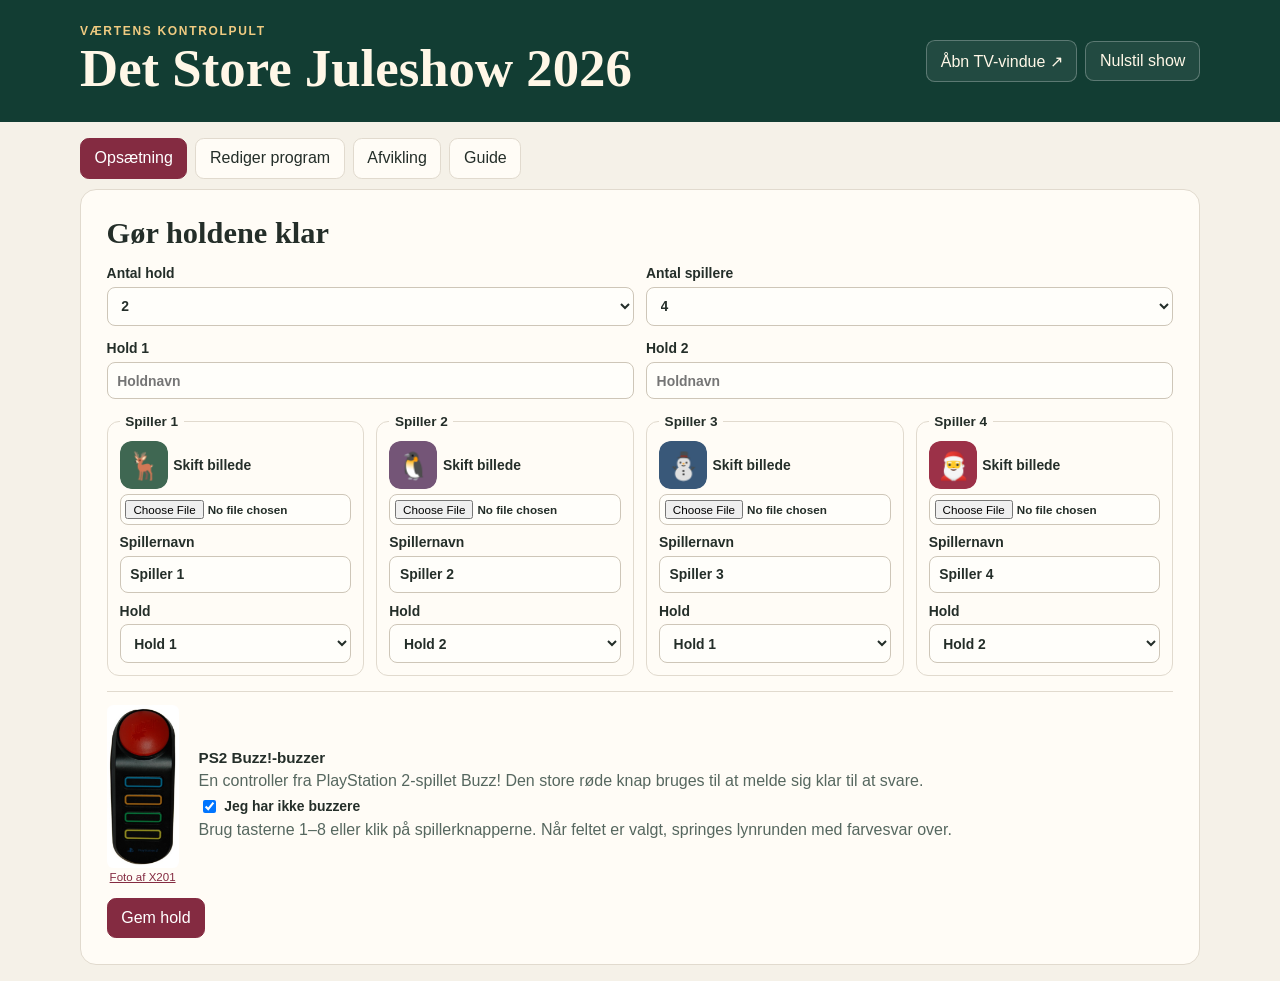
<file: app/index.html>
<!doctype html>
<html lang="da">
<head>
  <meta charset="utf-8">
  <meta name="viewport" content="width=device-width, initial-scale=1">
  <title>Det Store Juleshow 2026</title>
  <link rel="icon" href="assets/nisse.svg" type="image/svg+xml">
  <link rel="stylesheet" href="style.css?v=ps2-buzzer">
  <script type="module" src="app.js?v=uden-buzzere"></script>
</head>
<body>
  <div id="app"></div>
</body>
</html>
</file>
<file: app/style.css>
:root {
  color-scheme: light;
  font-family: "Instrument Sans", -apple-system, BlinkMacSystemFont, sans-serif;
  color: #242e29;
  background: #f5f1e8;
  --muted: #56675f;
  --line: #e1dace;
  --paper: #fffcf6;
  --green: #123d33;
  --red: #842b41;
  --gold: #f0cb81;
}
* { box-sizing: border-box; }
body { margin: 0; }
h1, h2, h3, p, ol, ul { margin: 0; }
h1, h2 { font-family: "Instrument Serif", Georgia, serif; font-weight: 600; }
a { color: var(--red); }
button, input, select, textarea { font: inherit; }
button, .button {
  display: inline-flex;
  align-items: center;
  justify-content: center;
  padding: .65rem .85rem;
  border: 1px solid var(--line);
  border-radius: .55rem;
  color: inherit;
  background: var(--paper);
  cursor: pointer;
  text-decoration: none;
}
button:hover:not(:disabled), .button:hover { filter: brightness(.95); }
button kbd {
  margin-inline-start: .45rem;
  padding: .08rem .38rem;
  border: 1px solid currentColor;
  border-radius: .25rem;
  font-size: 1.15em;
  font-weight: 800;
  text-transform: uppercase;
}
button:disabled { opacity: .52; cursor: default; }
:focus-visible { outline: 3px solid #c67d34; outline-offset: 2px; }
.primary, .tabs [aria-pressed=true] { background: var(--red); border-color: var(--red); color: white; }
.eyebrow {
  color: var(--muted);
  font-size: .75rem;
  font-weight: 750;
  text-transform: uppercase;
  letter-spacing: .14em;
}
.host-header {
  background: var(--green);
  color: #fff7e7;
  padding: 1.5rem max(1rem, calc((100vw - 1120px) / 2));
  display: flex;
  justify-content: space-between;
  align-items: center;
  gap: 1rem;
  flex-wrap: wrap;
}
.host-header h1 { font-size: clamp(2.1rem, 5vw, 3.3rem); }
.host-header .eyebrow { color: var(--gold); }
.host-header button, .host-header .button { background: #ffffff12; border-color: #ffffff43; }
.host { max-width: 1152px; margin: auto; padding: 1rem; }
.tabs, .actions { display: flex; align-items: center; gap: .5rem; flex-wrap: wrap; }
.notice { margin: .65rem 0; color: var(--red); font-weight: 650; }
.panel { background: var(--paper); border: 1px solid var(--line); border-radius: 1rem; padding: clamp(1rem, 3vw, 1.6rem); }
.panel > * + *, form > * + * { margin-top: .9rem; }
.panel h2 { font-size: 1.9rem; }
.panel h3 { font-size: .95rem; }
.prompt { font-size: 1.25rem; line-height: 1.45; white-space: pre-line; }
.muted { color: var(--muted); }
label { display: grid; gap: .35rem; font-size: .87rem; font-weight: 650; }
input, select, textarea {
  min-width: 0;
  padding: .6rem;
  border-radius: .5rem;
  border: 1px solid #cec6b8;
  background: #fffefa;
  color: inherit;
}
textarea { resize: vertical; min-height: 5rem; }
.check { display: flex; align-items: center; }
.form-grid { display: grid; grid-template-columns: repeat(auto-fit, minmax(min(100%, 175px), 1fr)); gap: .75rem; }
.player-setup { padding: .75rem; border: 1px solid var(--line); border-radius: .75rem; display: grid; gap: .6rem; }
.avatar { width: 2rem; height: 2rem; border-radius: .65rem; object-fit: cover; vertical-align: middle; }
.avatar-upload { display: flex; align-items: center; flex-wrap: wrap; cursor: pointer; }
.avatar-upload .avatar { width: 3rem; height: 3rem; }
.avatar-upload input { width: 100%; padding: .3rem; font-size: .73rem; }
.program { display: grid; gap: .35rem; max-width: 28rem; }
.program > div { display: grid; grid-template-columns: 1fr auto auto; align-items: center; gap: .35rem; }
.control-grid, .host-scores { display: grid; grid-template-columns: repeat(2, minmax(0, 1fr)); gap: .75rem; }
.host-scores { margin-top: .75rem; }
.answer { padding: .85rem; border-radius: .6rem; background: #f1e5d0; display: grid; gap: .25rem; }
.answer span { font-size: .8rem; color: #604936; }
.bottom-actions, .buzzer { border-top: 1px solid var(--line); padding-top: .85rem; }
.buzzer h3 { margin-bottom: .5rem; }
.buzzer-help, .buzzer .buzz-status { margin-bottom: .5rem; }
.buzzer .actions + .actions { margin-top: .5rem; }
.buzz-status {
  display: flex;
  align-items: center;
  gap: .65em;
  padding: .55em 1em;
  border: 2px solid var(--gold);
  border-radius: .6rem;
  background: var(--gold);
  color: #2e1c0d;
  font-size: 1.1rem;
  font-weight: 800;
  overflow-wrap: anywhere;
}
.tv-center .buzz-status {
  justify-self: center;
  font-size: clamp(1.5rem, 4vw, 3.5rem);
  box-shadow: 0 0 1.5rem #f0cb8166;
}
.buzz-status .avatar {
  width: 2em;
  height: 2em;
  flex: none;
}
.timer { font-size: 1.35rem; font-variant-numeric: tabular-nums; font-weight: 750; }
.points-list, .mini-score ol, .board ol { list-style: none; padding: 0; display: grid; gap: .4rem; }
.points-list li { display: flex; flex-wrap: wrap; align-items: center; gap: .4rem; }
.points-list li > span { flex: 1; min-width: 5rem; overflow-wrap: anywhere; }
.points-list .result { width: 8rem; }
.mini-score { padding: .75rem; background: var(--paper); border-radius: .8rem; border: 1px solid var(--line); min-width: 0; }
.mini-score h2 { font: 700 .75rem/1.2 system-ui; letter-spacing: .09em; text-transform: uppercase; margin-bottom: .45rem; }
.mini-score li, .board li {
  display: flex; gap: .5rem; align-items: center;
  padding: .35rem .5rem; border-radius: .5rem; background: #81745719;
}
.entry-name { flex: 1; min-width: 0; overflow-wrap: anywhere; }
.entry-name small { display: block; opacity: .8; }
.members { display: flex; flex-wrap: wrap; }
.members .avatar { width: 1.5rem; height: 1.5rem; }
.mini-score .avatar { width: 1.4rem; height: 1.4rem; }
.mini-score li.leader { background: #b688362f; }
body.audience { background: #102c27; color: #fff3db; }
.tv-shell {
  position: relative;
  min-height: 100vh;
  display: flex;
  flex-direction: column;
  justify-content: space-between;
  background: radial-gradient(ellipse at 50% 28%, #205e4a 0%, #102c27 65%, #0d241f 100%);
  padding: clamp(1rem, 3vw, 3rem);
}
.tv-shell .eyebrow { color: var(--gold); font-size: clamp(.8rem, 1.6vw, 1.25rem); }
.tv-controls { align-self: end; display: flex; gap: .5rem; z-index: 5; }
.tv-controls button { color: #fff3db; background: #ffffff12; border-color: #ffffff40; font-size: .8rem; }
:fullscreen .tv-controls { opacity: .3; }
:fullscreen .tv-controls:hover, :fullscreen .tv-controls:focus-within { opacity: 1; }
.tv-center, .tv-board { flex: 1; display: grid; place-content: center; text-align: center; padding: clamp(1.5rem, 4vh, 3rem) 0; }
.tv-center { gap: clamp(.6rem, 2vh, 1.5rem); }
.roulette-tv {
  --roulette-red: #a42c48;
  --roulette-black: #151a17;
  --roulette-green: #227b58;
}
.roulette-dial {
  position: relative;
  justify-self: center;
  width: min(55vh, 62vw);
}
.roulette-dial::after {
  content: '';
  position: absolute;
  top: -.3rem;
  left: 50%;
  translate: -50%;
  border: .65rem solid transparent;
  border-top: 1.1rem solid var(--gold);
}
.roulette-wheel {
  position: relative;
  aspect-ratio: 1;
  border: .35rem solid var(--gold);
  border-radius: 50%;
  background: conic-gradient(from calc(var(--step) / -2), var(--wheel-colors));
  box-shadow: inset 0 0 0 .2rem #fff3db66, 0 1rem 2rem #0006;
  font-size: clamp(.6rem, 1.45vw, 1.35rem);
}
.roulette-wheel::before {
  content: '';
  position: absolute;
  inset: 17%;
  border: .25rem solid var(--gold);
  border-radius: 50%;
  background: radial-gradient(circle, #f0cb81 0 7%, #642332 8% 65%, #a14c55 100%);
}
.roulette-wheel span {
  position: absolute;
  inset: 0;
  padding-top: 2%;
  transform: rotate(var(--pocket));
  pointer-events: none;
}
.roulette-wheel[data-spinning] { animation: roulette-spin 4.5s var(--elapsed) cubic-bezier(.12,.68,.22,1) both; }
@keyframes roulette-spin { to { transform: rotate(var(--angle)); } }
@media (prefers-reduced-motion: reduce) {
  .roulette-wheel[data-spinning] { animation-timing-function: steps(1, end); }
}
.roulette-bets { list-style: none; padding: 0; display: flex; flex-wrap: wrap; gap: .6rem; }
.roulette-bets li { display: grid; gap: .25rem; padding: .6rem .85rem; border-radius: .55rem; background: #8a704526; }
.roulette-tv .roulette-bets { justify-content: center; }
[data-roulette-status] { font-size: 1.25rem; font-weight: 750; }
[data-after-spin][hidden], .host-scores[hidden], .tv-scores[hidden] { display: none; }
.tv-center h1, .tv-board h1 {
  font-size: clamp(2.2rem, 6vw, 7rem);
  max-width: 24ch;
  margin-inline: auto;
  line-height: 1.04;
  text-wrap: balance;
  overflow-wrap: anywhere;
  white-space: pre-line;
}
.tv-center .challenge-prompt { font-size: clamp(1.75rem, 4.2vw, 5rem); max-width: 39ch; }
.tv-timer, .tv-answer, .final-points { font-size: clamp(1.5rem, 4vw, 3.5rem); color: var(--gold); }
.tv-scores { display: grid; grid-template-columns: 1fr 1fr; gap: .65rem; z-index: 1; }
.tv-scores .mini-score { background: #0e2d27; border-color: #ffffff35; }
.tv-scores ol { grid-template-columns: repeat(auto-fit, minmax(min(100%, 135px), 1fr)); }
.tv-scores h2 { color: var(--gold); }
.tv-board { gap: .65rem; align-content: center; }
.rank-grid { display: grid; grid-template-columns: 1fr 1fr; gap: clamp(.6rem, 2vw, 2rem); text-align: left; width: min(80vw, 1100px); }
.board h2 { margin-bottom: .5rem; font-size: clamp(1.15rem, 2.4vw, 2.5rem); }
.board li {
  font-size: clamp(.95rem, 2vw, 1.8rem);
  padding: .6rem;
  animation: rise .65s cubic-bezier(.2,.8,.2,1) backwards;
}
.board li:nth-child(2) { animation-delay: .1s; }
.board li:nth-child(3) { animation-delay: .2s; }
.board li:nth-child(4) { animation-delay: .3s; }
.board li.leader { background: #f0cb813a; color: #ffdb8c; }
.rank { color: var(--gold); min-width: 1.3em; }
.final { position: relative; isolation: isolate; }
.final-card { animation: rise .6s ease-out both; position: relative; z-index: 1; }
.final-card h1 { margin-block: .25em; }
.final-avatars { display: flex; gap: .6rem; flex-wrap: wrap; justify-content: center; margin-top: .6rem; }
.final-avatars .avatar { width: clamp(3rem, 9vw, 8rem); height: clamp(3rem, 9vw, 8rem); border: 2px solid var(--gold); }
.phase-finale:has(.final-podium) {
  background: linear-gradient(180deg, #102c2780 0%, #102c27b3 44%, #0d241ff2 100%),
    var(--final-podium-background) center 38% / cover;
}

.phase-finale:has(.final-podium) .tv-scores { display: none; }
.final-podium { width: min(78vw, 70rem); }
.tv-center .final-podium h1 { font-size: clamp(2.4rem, 6vw, 6.5rem); }

.podium-places, .podium-players { list-style: none; padding: 0; }
.podium-places {
  display: grid;
  grid-template-columns: repeat(3, minmax(0, 1fr));
  grid-template-areas: 'second first third';
  align-items: end;
  gap: clamp(.35rem, 1.15vw, 1.1rem);
  margin: clamp(1.35rem, 3.8vh, 3.5rem) 0 0;
}

.podium-place {
  --step-height: clamp(3.4rem, 14vh, 9rem);
  --step-color: #e1c18a;
}

.podium-place[data-rank="1"] { grid-area: first; --step-height: clamp(5rem, 22vh, 14rem); --step-color: #f4ce78; }
.podium-place[data-rank="2"] { grid-area: second; --step-height: clamp(4.1rem, 18vh, 11rem); --step-color: #d3e0dc; }
.podium-place[data-rank="3"] { grid-area: third; --step-color: #e2ad83; }
.podium-players {
  display: flex;
  flex-wrap: wrap;
  justify-content: center;
  gap: .65rem;
  margin: 0 0 .85rem;
}

.podium-players li {
  display: grid;
  justify-items: center;
  flex: 1 1 6rem;
  gap: .25em;
  min-width: 0;
  font-size: clamp(.8rem, 1.7vw, 1.75rem);
  overflow-wrap: anywhere;
  text-shadow: 0 2px 5px #001713;
}

.podium-players .avatar {
  width: clamp(2.4rem, min(8vw, 11vh), 7.25rem);
  height: auto;
  aspect-ratio: 1;
  border: 3px solid var(--step-color);
  box-shadow: 0 .45rem 1.4rem #021a17a0;
}

.podium-step {
  display: grid;
  align-content: center;
  gap: .12rem;
  min-height: var(--step-height);
  background: linear-gradient(170deg, #fff7, transparent 60%), var(--step-color);
  color: #2a1e10;
  border: 2px solid #fff6;
  border-radius: .8rem .8rem .15rem .15rem;
  box-shadow: 0 .65rem 1.8rem #021a1780;
  font-size: clamp(.75rem, 1.4vw, 1.45rem);
}

.podium-step strong { font-size: clamp(1.9rem, 5vw, 5rem); line-height: 1; }
.fireworks { position: absolute; inset: 0; overflow: hidden; pointer-events: none; }
.fireworks i { position: absolute; top: -10%; left: var(--x); width: 7px; height: 9px; border-radius: 1px; background: hsl(var(--h) 84% 77%); animation: fall 4s var(--delay) linear infinite; }
.fireworks i:nth-child(3n) { width: 5px; height: 5px; border-radius: 100%; background: #fff8e7; animation-duration: 6s; }
.fireworks::before, .fireworks::after {
  content: ""; position: absolute; top: 32%; left: 18%; width: 6px; height: 6px; border-radius: 50%;
  color: #ffd989; background: currentColor;
  box-shadow: 0 -54px, 27px -47px, 47px -27px, 54px 0, 47px 27px, 27px 47px, 0 54px, -27px 47px, -47px 27px, -54px 0, -47px -27px, -27px -47px;
  animation: burst 2.4s ease-out infinite;
}
.fireworks::after { left: 82%; top: 48%; color: #ffb1bd; animation-delay: .9s; }
@keyframes fall { to { top: 110%; transform: translateX(45px) rotate(420deg); } }
@keyframes burst { 0% { transform: scale(.05); opacity: 0; } 18% { opacity: 1; } 75%, 100% { transform: scale(2.3); opacity: 0; } }
@keyframes rise { from { opacity: 0; transform: translateY(20px) scale(.96); } to { opacity: 1; transform: none; } }
@media (max-width: 650px) {
  .control-grid, .rank-grid, .tv-scores { grid-template-columns: 1fr; }
  .tv-scores ol { grid-template-columns: repeat(2, minmax(0, 1fr)); }
}
@media (prefers-reduced-motion: reduce) {
  *, *::before, *::after { animation: none !important; }
  .fireworks { display: none; }
}

.phase-scores .tv-board { padding-block: .65rem; }
.phase-scores .tv-board h1 { font-size: clamp(2rem, 4.5vw, 5rem); }
.music-reveal { margin: 0; display: grid; gap: .5rem; justify-items: center; }
.music-reveal img { display: block; width: clamp(100px, 22vh, 250px); border-radius: .65rem; }
.music-reveal img[hidden] { display: none; }
.music-reveal figcaption { font-weight: 650; }

.race {
  --runner-size: clamp(3.2rem, 10.5vh, 7.5rem);
  width: min(93vw, 1600px);
}
.race-axis, .race-track { position: relative; padding-inline: calc(var(--runner-size) / 2 + .3rem); }
.race-axis {
  margin-left: min(25%, 16rem);
  height: 2.1rem;
  display: grid;
  align-items: center;
}
.race-axis span {
  position: absolute;
  left: calc(var(--runner-size) / 2 + .3rem + (100% - var(--runner-size) - .6rem) * var(--fraction));
  transform: translateX(-50%);
  white-space: nowrap;
  color: var(--gold);
  font-size: clamp(.65rem, 1.25vw, 1.1rem);
}
.race-axis span:nth-child(2) { transform: translateX(-20%) translateY(-.7rem); }
.race-axis span:first-child { transform: translateX(-70%) translateY(.55rem); }
.race-lanes { list-style: none; display: grid; gap: .35rem; padding: 0; }
.race-lane { display: grid; grid-template-columns: min(25%, 16rem) minmax(0, 1fr); align-items: center; border-radius: .8rem; background: #ffffff09; }
.race-lane.leader { background: #f0cb8129; color: #ffdb8c; }
.race-label { display: grid; gap: .2rem; text-align: left; padding: .35rem .5rem; overflow-wrap: anywhere; }
.race-label strong { font-size: clamp(.85rem, 1.9vw, 1.65rem); }
.race-label span { font-size: clamp(.65rem, 1.15vw, 1rem); }
.race-distance { position: relative; height: calc(var(--runner-size) + .5rem); }
.race-distance::before {
  content: '';
  position: absolute;
  inset: 30% 0;
  border-block: 1px solid #ffffff29;
  background: repeating-linear-gradient(90deg, #ffffff38 0 1px, transparent 1px calc(100% / 24));
  border-right: 2px solid var(--gold);
}
.race-runner {
  position: absolute; top: 50%; left: var(--position);
  transform: translate(-50%, -50%);
  animation: race-move 1.5s cubic-bezier(.2,.8,.2,1) both;
}
.race-runner .avatar { width: var(--runner-size); height: var(--runner-size); border: 2px solid #fff3db88; box-shadow: 0 4px 12px #0005; }
.leader .race-runner .avatar { border-color: var(--gold); }
@keyframes race-move { from { left: var(--start); } to { left: var(--position); } }
.sr-only { position: absolute; width: 1px; height: 1px; overflow: hidden; clip-path: inset(50%); white-space: nowrap; }
@media (max-width: 620px) {
  .race-axis span:nth-child(3), .race-axis span:nth-child(5) { display: none; }
}

.tv-shell { isolation: isolate; }
.lock-info {
  justify-self: center;
  max-width: 100%;
  padding: .5em .8em;
  border-radius: .65rem;
  background: #842b41;
  color: #fff4dc;
  font-size: clamp(1.35rem, 3vw, 3rem);
  line-height: 1.2;
  overflow-wrap: anywhere;
}
.lock-info:empty { display: none; }
.race-team-title {
  margin: .35rem 0 .25rem;
  color: #ffe5aa;
  font-size: clamp(1rem, 2vw, 1.65rem);
}
.phase-scores .race { --runner-size: clamp(2.65rem, 8vh, 6.5rem); }
.race-teams .race-lane { background: #702535e8; }
.race-teams .race-lane.leader { background: #913749; }
.race-teams .race-distance { height: calc(var(--runner-size) * .68 + .4rem); }
.team-runner {
  display: grid;
  grid-template-columns: repeat(2, max-content);
  justify-content: center;
  gap: 2px;
}
.team-runner .avatar {
  width: calc(var(--runner-size) * .33);
  height: calc(var(--runner-size) * .33);
  border-width: 1px;
}
.team-runner .avatar:only-child {
  grid-column: 1 / -1;
  width: calc(var(--runner-size) * .57);
  height: calc(var(--runner-size) * .57);
}

.karaoke-turns {
  display: flex;
  justify-content: center;
  gap: .75rem;
  flex-wrap: wrap;
  padding: 0;
  list-style: none;
}
.karaoke-turns li {
  display: grid;
  gap: .3rem;
  min-width: min(9rem, 100%);
  padding: .7rem 1.15rem;
  border-radius: .7rem;
  background: #842b41;
  color: #fff4dc;
  text-align: center;
}
.karaoke-turns strong { overflow-wrap: anywhere; }
.tv-center .karaoke-turns { font-size: clamp(1rem, 2.7vw, 2.6rem); }
.tv-center .karaoke-turns span { color: var(--gold); }

.winter-scene {
  position: absolute;
  inset: 0;
  width: 100%;
  height: 100%;
  pointer-events: none;
  z-index: -1;
}
.tv-shell { padding: clamp(1.25rem, 3.8vw, 4rem) clamp(1.2rem, 4vw, 4.5rem); }
.tv-shell .race { width: min(91vw, 1600px); }
.tv-scores { margin-bottom: clamp(.6rem, 3vh, 1.6rem); }
.phase-scores { padding-block: clamp(1.5rem, 3.3vh, 2.8rem) clamp(2rem, 5vh, 3.6rem); }
.phase-scores .race { --runner-size: clamp(2.25rem, 7.2vh, 6rem); }
.winter-scene canvas {
  position: absolute;
  inset: 0;
  width: 100%;
  height: 100%;
}


.point-popup {
  position: absolute;
  z-index: 4;
  inset: auto 50% 20% auto;
  translate: 50%;
  width: max-content;
  max-width: 82%;
  display: grid;
  justify-items: center;
  gap: 0.25em;
  padding: 0.65em 1.35em;
  border: 3px solid #fff2c5;
  border-radius: 1rem;
  background: var(--gold);
  color: #2b1d10;
  font-size: clamp(1.15rem, 2.75vw, 2.75rem);
  text-align: center;
  box-shadow: 0 0.65rem 2.7rem #0009;
  pointer-events: none;
  animation: point-popup-in 250ms ease-out both;
}

.point-popup strong { font-size: 1.7em; line-height: 1; }
.point-popup-avatars { display: flex; gap: 0.25em; }
.point-popup .avatar { width: 1.8em; height: 1.8em; border: 2px solid #fff2c5; }
@keyframes point-popup-in {
  from { opacity: 0; transform: translateY(0.5em) scale(0.85); }
  to { opacity: 1; transform: translateY(0) scale(1); }
}
@media (prefers-reduced-motion: reduce) { .point-popup { animation: none; } }

.buzzer-connection {
  margin-block: 0 0.75rem;
}

.buzzer-test-players {
  display: grid;
  grid-template-columns: repeat(auto-fit, minmax(9rem, 1fr));
  gap: 0.75rem;
  padding: 0;
  list-style: none;
}

.buzzer-test-players li {
  display: grid;
  justify-items: center;
  align-content: start;
  gap: 0.5rem;
  padding: 0.75rem;
  text-align: center;
}

.buzzer-test-players .avatar {
  width: 4rem;
  height: 4rem;
}

.buzzer-test-players .is-lit .avatar {
  outline: 3px solid #ffd46b;
  box-shadow: 0 0 1.25rem #ffd46b;
}

.tv-buzzer-test {
  grid-template-columns: min(100%, 72rem);
  font-size: clamp(1rem, 2vw, 2rem);
}

.tv-buzzer-test .buzzer-test-players {
  grid-template-columns: repeat(auto-fit, minmax(min(100%, 9rem), 1fr));
}

.tv-buzzer-test .avatar {
  width: clamp(4rem, 10vw, 10rem);
  height: auto;
  aspect-ratio: 1;
  transform-origin: center bottom;
}

.buzzer-guide {
  display: flex;
  flex-wrap: wrap;
  align-items: center;
  justify-content: space-between;
  gap: 1rem 2rem;
  margin-top: 1rem;
}

.buzzer-guide figure {
  margin: 0;
  font-size: 0.8rem;
}

.buzzer-guide img {
  display: block;
  width: 6rem;
  border-radius: 0.65rem;
  margin-bottom: 0.35rem;
}

fieldset:has(input[name="choice-0"]) {
  display: grid;
  gap: 0.7rem;
}

.choice-control-grid {
  grid-template-columns: minmax(0, 1fr);
}

[data-buzzer-color="red"] { --buzzer-color: #a72d47; --buzzer-ink: white; }
[data-buzzer-color="blue"] { --buzzer-color: #2573b1; --buzzer-ink: white; }
[data-buzzer-color="orange"] { --buzzer-color: #f29747; --buzzer-ink: #26170b; }
[data-buzzer-color="green"] { --buzzer-color: #3a8054; --buzzer-ink: white; }
[data-buzzer-color="yellow"] { --buzzer-color: #edcf59; --buzzer-ink: #261f09; }

.buzzer-color {
  display: inline-grid;
  place-items: center;
  background: var(--buzzer-color);
  color: var(--buzzer-ink);
  border-radius: 0.4rem;
  font-weight: 700;
}

.buzzer-test-colors {
  display: flex;
  flex-wrap: wrap;
  justify-content: center;
  gap: 0.28rem;
  font-size: clamp(0.85rem, 1.6vw, 1.3rem);
}

.buzzer-test-colors .buzzer-color {
  width: 1.5em;
  height: 1.5em;
  box-shadow: inset 0 0 0 2px var(--buzzer-color);
}

.buzzer-test-colors .buzzer-color:not(.is-tested) {
  background: transparent;
  color: inherit;
}

.quiz-choices {
  display: grid;
  gap: 0.45rem;
  padding: 0;
  margin: 0.5rem 0;
  list-style: none;
  text-align: left;
}

.quiz-choices li {
  display: grid;
  grid-template-columns: 4.8em minmax(0, 1fr) auto;
  align-items: center;
  gap: 0.65em;
  padding: 0.45em;
  border-radius: 0.55rem;
  background: rgb(127 127 127 / 14%);
}

.quiz-choices .buzzer-color { padding: 0.15em 0.3em; }
.quiz-choices .is-correct { outline: 2px solid var(--buzzer-color); }
.quiz-correct-label { font-size: 0.8em; font-weight: 700; }
.quiz-responses { margin: 0.3em 0; }
.quiz-responders {
  --responder-size: 2.5rem;
  display: flex;
  justify-content: center;
  align-items: center;
  gap: 0.55em;
  min-height: var(--responder-size);
  list-style: none;
  padding: 0;
  margin: 0;
}

.quiz-responders .avatar {
  display: block;
  width: var(--responder-size);
  height: var(--responder-size);
  outline: 2px solid var(--gold);
  outline-offset: 2px;
}

.tv-center .quiz-responders { --responder-size: clamp(2rem, 5.5vh, 4.5rem); }
.quiz-winners {
  display: flex;
  flex-wrap: wrap;
  justify-content: center;
  gap: 0.5em 1.1em;
  list-style: none;
  padding: 0;
  margin: 0.3em 0;
}

.tv-center:has(.quiz-choices) {
  gap: clamp(0.25rem, 1vh, 0.85rem);
  font-size: clamp(1rem, 2.15vw, 2rem);
}

.tv-center:has(.quiz-choices) h1 { font-size: clamp(1.6rem, 3.5vw, 3.8rem); }
.tv-center:has(.quiz-choices) .quiz-choices { width: min(100%, 32em); justify-self: center; }
.tv-center:has(.quiz-choices) .tv-timer { margin: 0; }

.speed-round-rules {
  display: grid;
  gap: 0.65em;
  text-align: left;
}

.tv-speed-round .speed-round-rules {
  max-width: 32ch;
  margin: 0 auto;
  padding-inline-start: 1.3em;
  font-size: clamp(1.1rem, 2.65vw, 2.8rem);
}

.tv-speed-round .speed-round-rules strong {
  color: var(--gold);
}

.browser-choices { margin-block: 1rem; }
.browser-choices .actions { margin-top: .4rem; }
.browser-choices .actions strong { min-width: 8rem; }

.player-setup[hidden] { display: none; }
.player-setup { min-width: 0; margin: 0; }
.player-setup legend { padding-inline: .35rem; font-size: .85rem; font-weight: 750; }
.keyboard-setup { border-top: 1px solid var(--line); padding-top: .85rem; }
.keyboard-setup .muted { margin-top: .35rem; }

.guide-steps {
  display: grid;
  grid-template-columns: repeat(2, minmax(0, 1fr));
  gap: 1rem;
  padding: 0;
  list-style: none;
  counter-reset: guide-step;
}
.guide-steps li {
  counter-increment: guide-step;
  display: grid;
  align-content: start;
  justify-items: start;
  gap: .7rem;
  padding: 1rem;
  border: 1px solid var(--line);
  border-radius: .8rem;
}
.guide-steps h3::before { content: counter(guide-step) ". "; }
.guide-preview {
  display: flex;
  align-items: center;
  justify-content: center;
  gap: .6rem;
  width: 100%;
  min-height: 8rem;
  padding: .75rem;
  border-radius: .6rem;
  background: #f1e5d0;
  text-align: center;
}
.guide-teams { flex-wrap: wrap; }
.guide-teams span, .guide-storage span:last-child {
  padding: .5rem .75rem;
  border-radius: .55rem;
  background: var(--paper);
}
.guide-teams img { display: block; width: 2rem; height: 2rem; margin: 0 auto .3rem; }
.guide-question, .guide-storage { flex-direction: column; }
.guide-question b { background: var(--red); color: white; border-radius: .35rem; padding: .25rem .5rem; }
.guide-tv { background: var(--green); color: var(--gold); font-family: "Instrument Serif", Georgia, serif; font-size: clamp(1.25rem, 3vw, 2rem); }
.phase-scores .race-dense { --runner-size: clamp(1.4rem, 3.75vh, 3.25rem); }
.phase-scores:has(.race-dense) { padding-block: 1rem; }
.phase-scores:has(.race-dense) .tv-board h1 { font-size: clamp(1.75rem, 4vw, 3.5rem); }
.race-dense .race-axis { height: 1.65rem; }
.race-dense .race-team-title { margin-block: .35rem; }
.race-dense .race-lanes { gap: .15rem; }
.race-dense .race-label { min-width: 0; padding-block: .1rem; gap: .05rem; line-height: 1.05; }
.race-dense .race-label strong { font-size: clamp(.85rem, 1.45vw, 1.25rem); }
.race-dense .race-label span { font-size: clamp(.65rem, 1vw, .85rem); }
.race-dense .race-label strong, .race-dense .race-label span {
  overflow: hidden;
  white-space: nowrap;
  text-overflow: ellipsis;
}
@media (max-width: 620px) {
  .guide-steps { grid-template-columns: 1fr; }
}

.buzzer-explainer {
  display: grid;
  grid-template-columns: auto minmax(0, 1fr);
  align-items: center;
  gap: clamp(.75rem, 2vw, 1.25rem);
}
.buzzer-explainer > div > * + * { margin-top: .45rem; }
.buzzer-photo { margin: 0; text-align: center; }
.buzzer-photo img { display: block; width: clamp(3rem, 8vw, 4.5rem); height: auto; margin: 0 auto; border-radius: .4rem; }
.buzzer-photo figcaption { font-size: .72rem; margin-top: .2rem; }
.guide-buzzer { background: #f1e5d0; border-radius: .8rem; padding: 1rem; }
</file>
